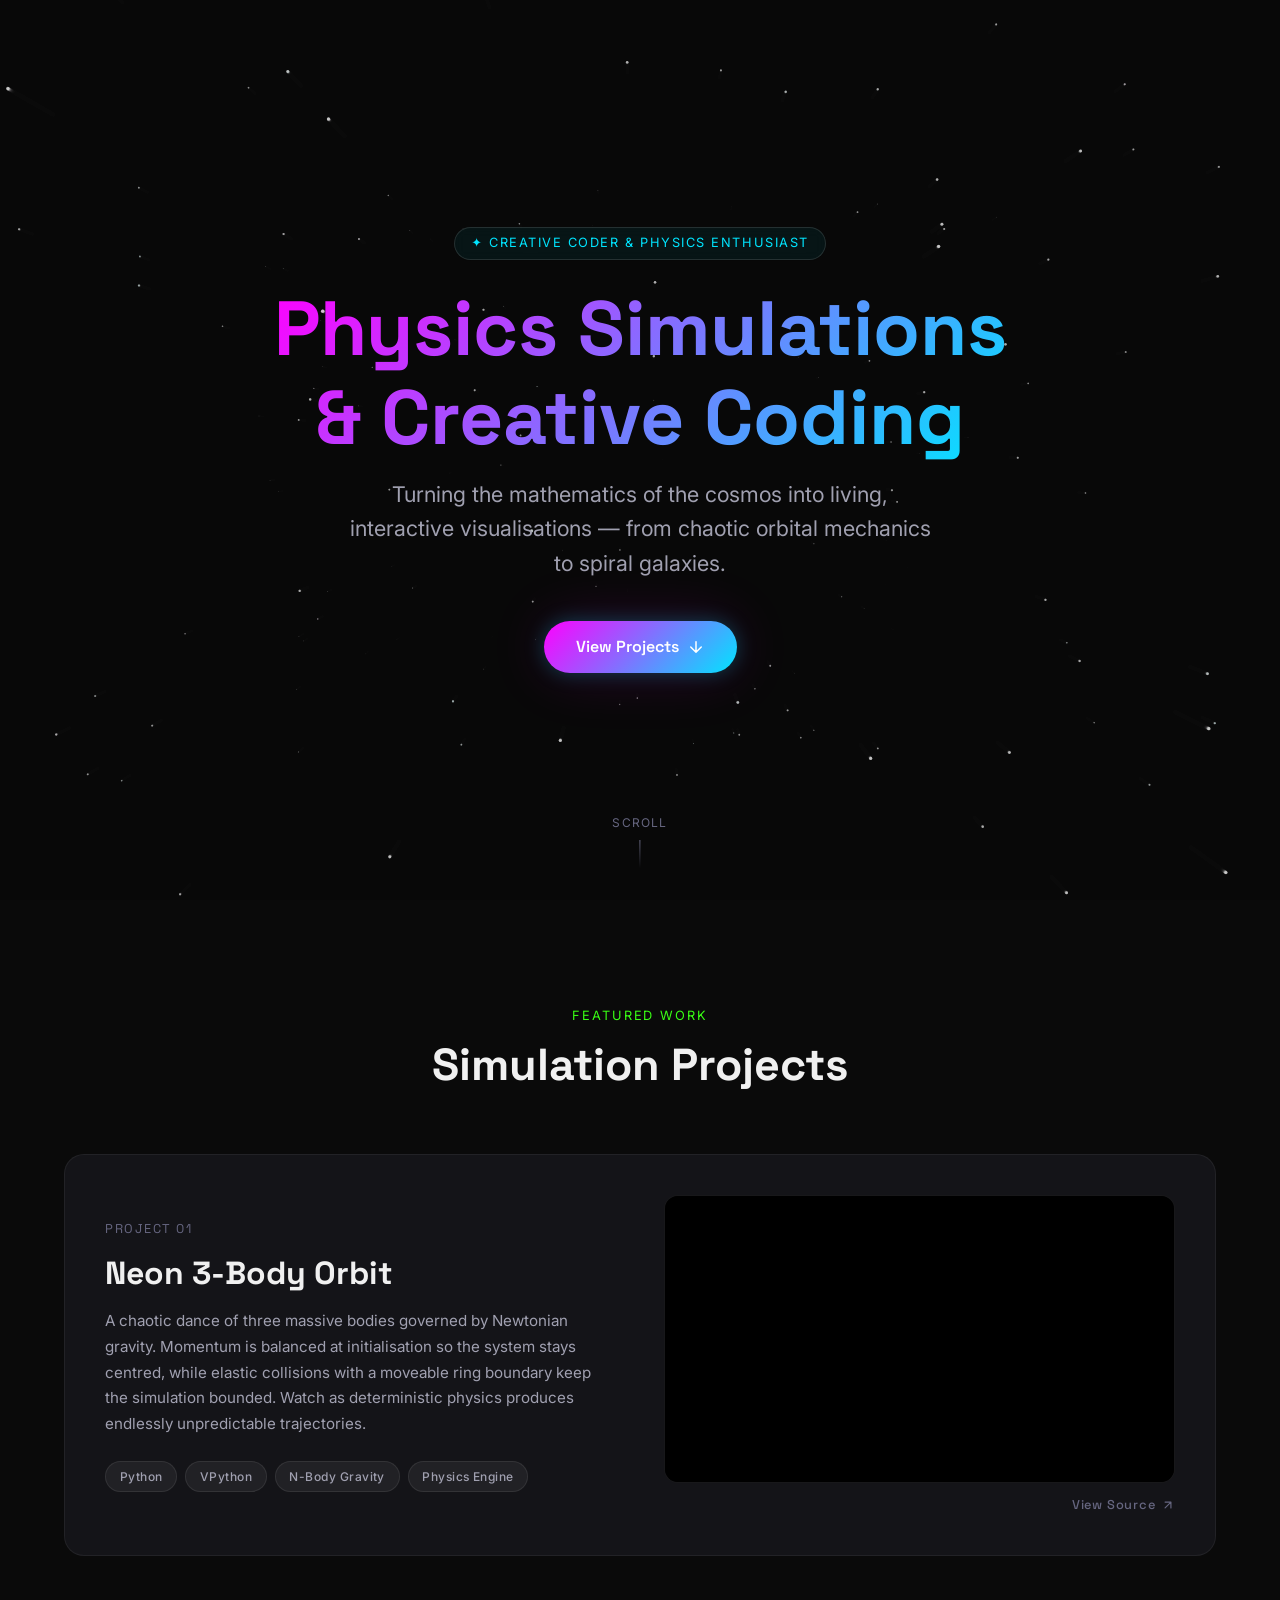
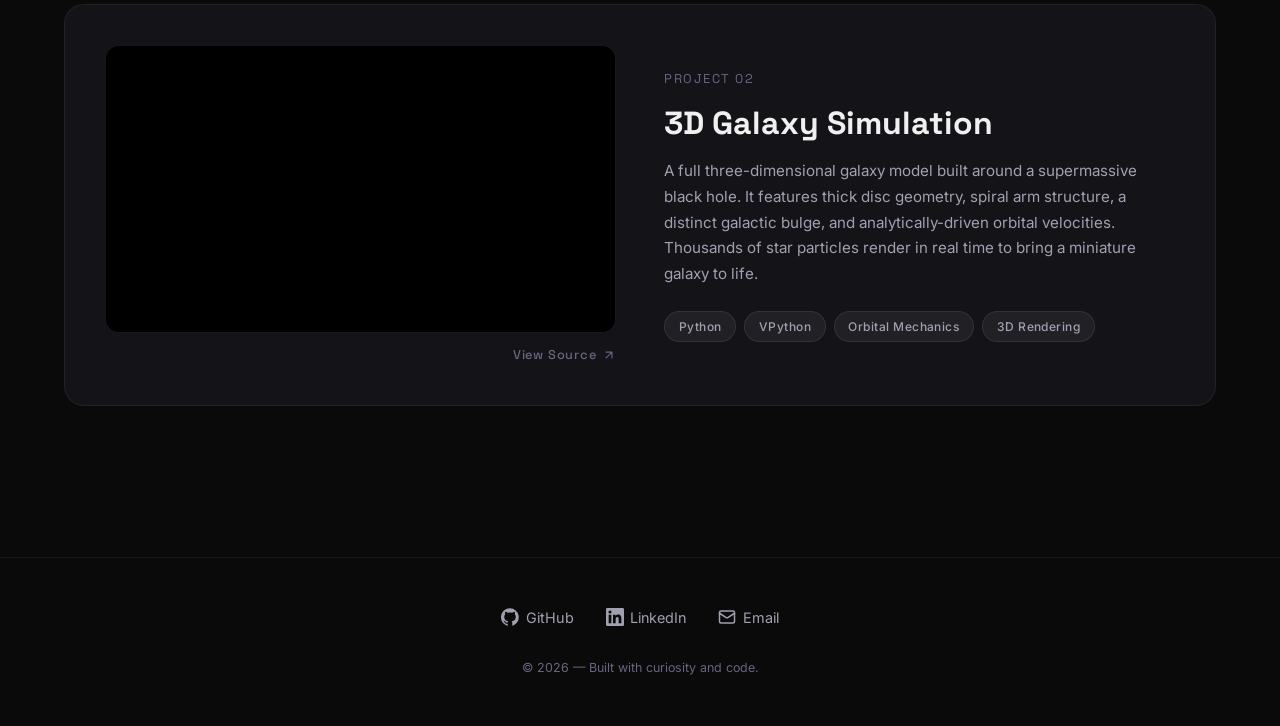
<file: index.html>
<!DOCTYPE html>
<html lang="en">

<head>
  <meta charset="UTF-8" />
  <meta name="viewport" content="width=device-width, initial-scale=1.0" />

  <!-- SEO -->
  <title>Physics Simulations &amp; Creative Coding — Portfolio</title>
  <meta name="description"
    content="Interactive portfolio showcasing 3D physics simulations built with Python and VPython — including a chaotic 3-body orbit and a galactic N-body simulation." />

  <!-- Fonts -->
  <link rel="preconnect" href="https://fonts.googleapis.com" />
  <link rel="preconnect" href="https://fonts.gstatic.com" crossorigin />
  <link
    href="https://fonts.googleapis.com/css2?family=Inter:wght@400;500;600&family=Space+Grotesk:wght@500;700&display=swap"
    rel="stylesheet" />

  <!-- Styles -->
  <link rel="stylesheet" href="index.css" />
</head>

<body>
  <!-- ====================================================
       HERO
       ==================================================== -->
  <section class="hero" id="hero">
    <canvas id="starfield" aria-hidden="true"></canvas>

    <div class="hero__content">
      <span class="hero__badge">✦ Creative Coder &amp; Physics Enthusiast</span>

      <h1 class="hero__title">Physics Simulations<br />&amp; Creative Coding</h1>

      <p class="hero__subtitle">
        Turning the mathematics of the cosmos into living, interactive
        visualisations — from chaotic orbital mechanics to spiral galaxies.
      </p>

      <a href="#projects" class="hero__cta" id="cta-btn">
        View Projects
        <!-- Down-arrow icon -->
        <svg xmlns="http://www.w3.org/2000/svg" viewBox="0 0 24 24" fill="none" stroke="currentColor" stroke-width="2"
          stroke-linecap="round" stroke-linejoin="round">
          <path d="M12 5v14M19 12l-7 7-7-7" />
        </svg>
      </a>
    </div>

    <div class="hero__scroll-hint" aria-hidden="true">
      scroll
      <span></span>
    </div>
  </section>

  <!-- ====================================================
       PROJECTS
       ==================================================== -->
  <section class="projects" id="projects">
    <header class="section-header">
      <span class="section-header__label">Featured Work</span>
      <h2 class="section-header__title">Simulation Projects</h2>
    </header>

    <!-- Project 1 — Neon 3-Body Orbit -->
    <article class="project-card" id="project-3body">
      <div class="project-card__info">
        <span class="project-card__number">Project 01</span>
        <h3 class="project-card__title">Neon 3-Body Orbit</h3>
        <p class="project-card__desc">
          A chaotic dance of three massive bodies governed by Newtonian gravity.
          Momentum is balanced at initialisation so the system stays centred,
          while elastic collisions with a moveable ring boundary keep the
          simulation bounded. Watch as deterministic physics produces endlessly
          unpredictable trajectories.
        </p>
        <div class="project-card__tags">
          <span class="tag">Python</span>
          <span class="tag">VPython</span>
          <span class="tag">N-Body Gravity</span>
          <span class="tag">Physics Engine</span>
        </div>
      </div>

      <div class="project-card__embed-wrapper">
        <div class="project-card__embed project-card__embed--magenta-cyan">
          <iframe src="threebody.html"></iframe>
        </div>
        <a href="threebody.html" target="_blank" class="embed-source-link">
          View Source
          <svg xmlns="http://www.w3.org/2000/svg" viewBox="0 0 24 24" fill="none" stroke="currentColor" stroke-width="2"
            stroke-linecap="round" stroke-linejoin="round">
            <path d="M7 17l9.2-9.2M7 7h10v10" />
          </svg>
        </a>
      </div>
    </article>

    <!-- Project 2 — 3D Galaxy Simulation -->
    <article class="project-card project-card--reversed" id="project-galaxy">
      <div class="project-card__info">
        <span class="project-card__number">Project 02</span>
        <h3 class="project-card__title">3D Galaxy Simulation</h3>
        <p class="project-card__desc">
          A full three-dimensional galaxy model built around a supermassive
          black hole. It features thick disc geometry, spiral arm structure, a
          distinct galactic bulge, and analytically-driven orbital velocities.
          Thousands of star particles render in real time to bring a miniature
          galaxy to life.
        </p>
        <div class="project-card__tags">
          <span class="tag">Python</span>
          <span class="tag">VPython</span>
          <span class="tag">Orbital Mechanics</span>
          <span class="tag">3D Rendering</span>
        </div>
      </div>

      <div class="project-card__embed-wrapper">
        <div class="project-card__embed project-card__embed--orange">
          <iframe src="galaxy.html"></iframe>
        </div>
        <a href="galaxy.html" target="_blank" class="embed-source-link">
          View Source
          <svg xmlns="http://www.w3.org/2000/svg" viewBox="0 0 24 24" fill="none" stroke="currentColor" stroke-width="2"
            stroke-linecap="round" stroke-linejoin="round">
            <path d="M7 17l9.2-9.2M7 7h10v10" />
          </svg>
        </a>
      </div>
    </article>
  </section>

  <!-- ====================================================
       FOOTER
       ==================================================== -->
  <footer class="footer" id="footer">
    <ul class="footer__links">
      <li>
        <a href="https://github.com/" class="footer__link" target="_blank" rel="noopener noreferrer">
          <!-- GitHub icon -->
          <svg xmlns="http://www.w3.org/2000/svg" viewBox="0 0 24 24" fill="currentColor">
            <path
              d="M12 .3a12 12 0 00-3.8 23.38c.6.11.82-.26.82-.58v-2.16c-3.34.73-4.04-1.61-4.04-1.61a3.18 3.18 0 00-1.33-1.76c-1.09-.74.08-.73.08-.73a2.52 2.52 0 011.84 1.24 2.56 2.56 0 003.5 1 2.56 2.56 0 01.76-1.61c-2.67-.3-5.47-1.33-5.47-5.93a4.64 4.64 0 011.24-3.22 4.3 4.3 0 01.12-3.18s1-.33 3.3 1.23a11.4 11.4 0 016 0c2.28-1.56 3.29-1.23 3.29-1.23a4.3 4.3 0 01.12 3.18 4.64 4.64 0 011.23 3.22c0 4.61-2.81 5.63-5.48 5.93a2.86 2.86 0 01.82 2.22v3.29c0 .32.21.7.82.58A12 12 0 0012 .3z" />
          </svg>
          GitHub
        </a>
      </li>
      <li>
        <a href="https://linkedin.com/" class="footer__link" target="_blank" rel="noopener noreferrer">
          <!-- LinkedIn icon -->
          <svg xmlns="http://www.w3.org/2000/svg" viewBox="0 0 24 24" fill="currentColor">
            <path
              d="M20.45 20.45h-3.56v-5.57c0-1.33-.02-3.04-1.85-3.04-1.85 0-2.14 1.45-2.14 2.94v5.67H9.35V9h3.41v1.56h.05a3.74 3.74 0 013.37-1.85c3.6 0 4.27 2.37 4.27 5.46v6.28zM5.34 7.43a2.06 2.06 0 110-4.13 2.06 2.06 0 010 4.13zM7.12 20.45H3.56V9h3.56v11.45zM22.22 0H1.77A1.75 1.75 0 000 1.73v20.54A1.75 1.75 0 001.77 24h20.45A1.76 1.76 0 0024 22.27V1.73A1.76 1.76 0 0022.22 0z" />
          </svg>
          LinkedIn
        </a>
      </li>
      <li>
        <a href="mailto:you@example.com" class="footer__link">
          <!-- Mail icon -->
          <svg xmlns="http://www.w3.org/2000/svg" viewBox="0 0 24 24" fill="none" stroke="currentColor" stroke-width="2"
            stroke-linecap="round" stroke-linejoin="round">
            <rect x="2" y="4" width="20" height="16" rx="2" />
            <path d="m22 7-8.97 5.7a1.94 1.94 0 01-2.06 0L2 7" />
          </svg>
          Email
        </a>
      </li>
    </ul>

    <p class="footer__copy">&copy; 2026 — Built with curiosity and code.</p>
  </footer>

  <!-- Scripts (after DOM) -->
  <script src="script.js"></script>
</body>

</html>
</file>
<file: index.css>
/* ============================================================
   DESIGN SYSTEM — Deep Space Portfolio
   ============================================================ */

/* --- Tokens --- */
:root {
  /* Backgrounds */
  --bg-primary: #0a0a0a;
  --bg-card: #141418;
  --bg-card-hover: #1a1a22;
  --bg-pill: rgba(255, 255, 255, 0.06);

  /* Neon accents */
  --neon-magenta: #ff00ff;
  --neon-cyan: #00e5ff;
  --neon-green: #39ff14;
  --neon-orange: #ff6d00;

  /* Text */
  --text-primary: #f0f0f0;
  --text-secondary: #a0a0b0;
  --text-muted: #666680;

  /* Spacing */
  --section-pad: clamp(4rem, 8vw, 8rem) clamp(1.5rem, 5vw, 6rem);

  /* Transitions */
  --ease-out: cubic-bezier(.22, 1, .36, 1);
}

/* --- Reset & Base --- */
*,
*::before,
*::after {
  margin: 0;
  padding: 0;
  box-sizing: border-box;
}

html {
  scroll-behavior: smooth;
  -webkit-font-smoothing: antialiased;
  -moz-osx-font-smoothing: grayscale;
}

body {
  font-family: 'Inter', system-ui, sans-serif;
  background: var(--bg-primary);
  color: var(--text-primary);
  line-height: 1.6;
  overflow-x: hidden;
}

h1,
h2,
h3,
h4 {
  font-family: 'Space Grotesk', 'Inter', sans-serif;
  line-height: 1.15;
}

a {
  color: inherit;
  text-decoration: none;
}

img {
  max-width: 100%;
  display: block;
}

/* ============================================================
   HERO SECTION
   ============================================================ */
.hero {
  position: relative;
  min-height: 100vh;
  display: flex;
  flex-direction: column;
  align-items: center;
  justify-content: center;
  text-align: center;
  padding: 2rem;
  overflow: hidden;
}

/* Canvas sits behind everything in the hero */
#starfield {
  position: absolute;
  inset: 0;
  width: 100%;
  height: 100%;
  z-index: 0;
}

.hero__content {
  position: relative;
  z-index: 1;
  max-width: 800px;
}

.hero__badge {
  display: inline-block;
  padding: 0.35rem 1rem;
  border: 1px solid rgba(255, 255, 255, 0.12);
  border-radius: 999px;
  font-size: 0.8rem;
  letter-spacing: 0.12em;
  text-transform: uppercase;
  color: var(--neon-cyan);
  margin-bottom: 1.5rem;
  backdrop-filter: blur(6px);
  background: rgba(0, 229, 255, 0.06);
}

.hero__title {
  font-size: clamp(2.6rem, 6vw, 5rem);
  font-weight: 700;
  background: linear-gradient(135deg, var(--neon-magenta), var(--neon-cyan));
  -webkit-background-clip: text;
  background-clip: text;
  -webkit-text-fill-color: transparent;
  margin-bottom: 1rem;
}

.hero__subtitle {
  font-size: clamp(1.05rem, 2vw, 1.35rem);
  color: var(--text-secondary);
  max-width: 600px;
  margin: 0 auto 2.5rem;
}

.hero__cta {
  display: inline-flex;
  align-items: center;
  gap: 0.5rem;
  padding: 0.85rem 2rem;
  border: none;
  border-radius: 999px;
  font-family: 'Space Grotesk', sans-serif;
  font-size: 1rem;
  font-weight: 600;
  cursor: pointer;
  color: #fff;
  background: linear-gradient(135deg, var(--neon-magenta), var(--neon-cyan));
  box-shadow: 0 0 20px rgba(0, 229, 255, 0.25), 0 0 60px rgba(255, 0, 255, 0.15);
  transition: transform 0.35s var(--ease-out), box-shadow 0.35s var(--ease-out);
}

.hero__cta:hover {
  transform: translateY(-3px) scale(1.03);
  box-shadow: 0 0 30px rgba(0, 229, 255, 0.4), 0 0 80px rgba(255, 0, 255, 0.25);
}

.hero__cta svg {
  width: 18px;
  height: 18px;
  transition: transform 0.3s var(--ease-out);
}

.hero__cta:hover svg {
  transform: translateY(3px);
}

/* Scroll indicator */
.hero__scroll-hint {
  position: absolute;
  bottom: 2rem;
  left: 50%;
  transform: translateX(-50%);
  z-index: 1;
  display: flex;
  flex-direction: column;
  align-items: center;
  gap: 0.5rem;
  color: var(--text-muted);
  font-size: 0.75rem;
  letter-spacing: 0.1em;
  text-transform: uppercase;
  animation: float 2.5s ease-in-out infinite;
}

.hero__scroll-hint span {
  display: block;
  width: 1px;
  height: 28px;
  background: linear-gradient(to bottom, var(--text-muted), transparent);
}

@keyframes float {

  0%,
  100% {
    transform: translateX(-50%) translateY(0);
  }

  50% {
    transform: translateX(-50%) translateY(8px);
  }
}

/* ============================================================
   PROJECTS SECTION
   ============================================================ */
.projects {
  padding: var(--section-pad);
  max-width: 1280px;
  margin: 0 auto;
}

.section-header {
  text-align: center;
  margin-bottom: 4rem;
}

.section-header__label {
  display: inline-block;
  font-size: 0.8rem;
  letter-spacing: 0.15em;
  text-transform: uppercase;
  color: var(--neon-green);
  margin-bottom: 0.75rem;
}

.section-header__title {
  font-size: clamp(1.8rem, 4vw, 2.8rem);
  font-weight: 700;
  color: var(--text-primary);
}

/* --- Project Card --- */
.project-card {
  display: grid;
  grid-template-columns: 1fr 1fr;
  gap: 3rem;
  align-items: center;
  background: var(--bg-card);
  border: 1px solid rgba(255, 255, 255, 0.06);
  border-radius: 20px;
  padding: 2.5rem;
  margin-bottom: 3rem;
  transition: background 0.4s var(--ease-out), border-color 0.4s var(--ease-out);
}

.project-card:hover {
  background: var(--bg-card-hover);
  border-color: rgba(255, 255, 255, 0.1);
}

/* Reverse layout for variety */
.project-card--reversed {
  direction: rtl;
}

.project-card--reversed>* {
  direction: ltr;
}

/* Text side */
.project-card__info {
  display: flex;
  flex-direction: column;
  gap: 1rem;
}

.project-card__number {
  font-family: 'Space Grotesk', sans-serif;
  font-size: 0.8rem;
  letter-spacing: 0.12em;
  text-transform: uppercase;
  color: var(--text-muted);
}

.project-card__title {
  font-size: clamp(1.4rem, 2.5vw, 2rem);
  font-weight: 700;
}

.project-card__desc {
  color: var(--text-secondary);
  font-size: 0.95rem;
  line-height: 1.7;
}

.project-card__tags {
  display: flex;
  flex-wrap: wrap;
  gap: 0.5rem;
  margin-top: 0.5rem;
}

.tag {
  display: inline-block;
  padding: 0.3rem 0.85rem;
  border-radius: 999px;
  font-size: 0.75rem;
  font-weight: 500;
  letter-spacing: 0.04em;
  background: var(--bg-pill);
  border: 1px solid rgba(255, 255, 255, 0.08);
  color: var(--text-secondary);
  transition: border-color 0.3s, color 0.3s, background 0.3s;
}

.tag:hover {
  border-color: rgba(255, 255, 255, 0.2);
  color: var(--text-primary);
  background: rgba(255, 255, 255, 0.1);
}

/* Embed wrapper — holds iframe + source link */
.project-card__embed-wrapper {
  display: flex;
  flex-direction: column;
  gap: 0.75rem;
}

/* Embed container */
.project-card__embed {
  position: relative;
  width: 100%;
  aspect-ratio: 16 / 9;
  border-radius: 14px;
  overflow: hidden;
  background: rgba(0, 0, 0, 0.5);
  border: 1px solid rgba(255, 255, 255, 0.06);
}

/* Iframe — fills container, borderless */
.project-card__embed iframe {
  width: 100%;
  height: 100%;
  border: none;
  display: block;
  background: #000;
}

.project-card__embed::before {
  content: '';
  position: absolute;
  inset: -2px;
  border-radius: 16px;
  z-index: -1;
  opacity: 0.5;
  transition: opacity 0.4s var(--ease-out);
}

.project-card:hover .project-card__embed::before {
  opacity: 0.8;
}

/* Glow variants */
.project-card__embed--magenta-cyan::before {
  box-shadow:
    0 0 30px rgba(255, 0, 255, 0.3),
    0 0 60px rgba(0, 229, 255, 0.2);
}

.project-card__embed--orange::before {
  box-shadow:
    0 0 30px rgba(255, 109, 0, 0.35),
    0 0 60px rgba(255, 109, 0, 0.15);
}

/* "View Source" link below embed */
.embed-source-link {
  display: inline-flex;
  align-items: center;
  align-self: flex-end;
  gap: 0.35rem;
  font-family: 'Space Grotesk', sans-serif;
  font-size: 0.8rem;
  font-weight: 500;
  letter-spacing: 0.06em;
  color: var(--text-muted);
  transition: color 0.3s var(--ease-out);
}

.embed-source-link:hover {
  color: var(--neon-cyan);
}

.embed-source-link svg {
  width: 14px;
  height: 14px;
}

/* ============================================================
   FOOTER
   ============================================================ */
.footer {
  border-top: 1px solid rgba(255, 255, 255, 0.06);
  padding: 3rem 2rem;
  text-align: center;
  display: flex;
  flex-direction: column;
  align-items: center;
  gap: 1.5rem;
}

.footer__links {
  display: flex;
  gap: 2rem;
  list-style: none;
}

.footer__link {
  display: inline-flex;
  align-items: center;
  gap: 0.4rem;
  font-size: 0.9rem;
  color: var(--text-secondary);
  transition: color 0.3s;
}

.footer__link:hover {
  color: var(--neon-cyan);
}

.footer__link svg {
  width: 18px;
  height: 18px;
}

.footer__copy {
  font-size: 0.78rem;
  color: var(--text-muted);
}

/* ============================================================
   RESPONSIVE
   ============================================================ */
@media (max-width: 820px) {
  .project-card {
    grid-template-columns: 1fr;
    gap: 2rem;
    padding: 2rem;
  }

  .project-card--reversed {
    direction: ltr;
  }
}

@media (max-width: 480px) {
  .hero__cta {
    width: 100%;
    justify-content: center;
  }

  .footer__links {
    flex-direction: column;
    gap: 1rem;
  }
}
</file>
